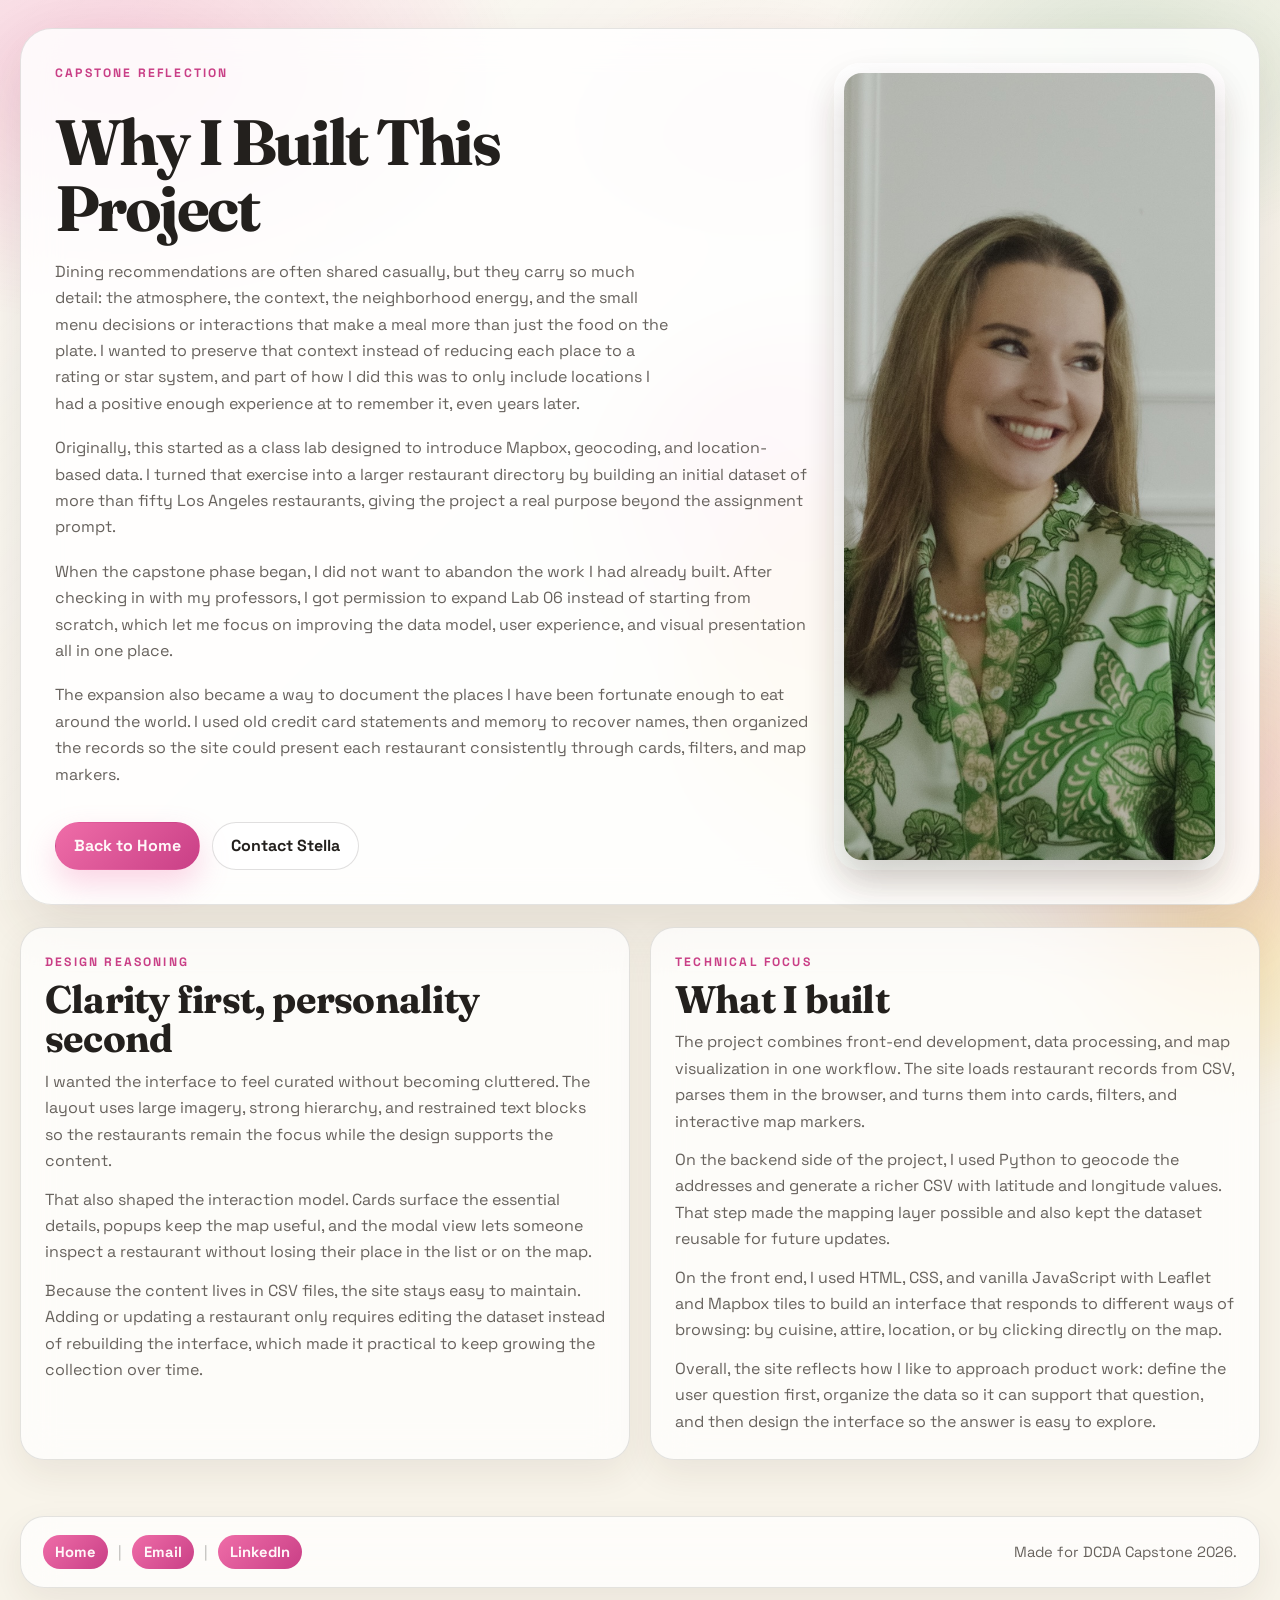
<file: capstone-story.html>
<!DOCTYPE html>
<html lang="en">
<head>
    <meta charset="UTF-8">
    <meta name="viewport" content="width=device-width, initial-scale=1.0">
    <title>An Explanation | Lenzie Who Lunches and Dinners</title>
    <meta name="description" content="The story, motivation, and design reasoning behind the Lenzie Who Lunches and Dinners capstone project.">
    <link rel="preconnect" href="https://fonts.googleapis.com">
    <link rel="preconnect" href="https://fonts.gstatic.com" crossorigin>
    <link href="https://fonts.googleapis.com/css2?family=Fraunces:opsz,wght@9..144,600;9..144,700&family=Space+Grotesk:wght@400;500;700&display=swap" rel="stylesheet">
    <link rel="stylesheet" href="css/styles.css">
    <style>
        .story-layout {
            display: grid;
            gap: 20px;
            margin-top: 22px;
        }

        .story-panel {
            border-radius: var(--radius-lg);
            padding: 24px;
        }

        .story-panel .eyebrow,
        .hero__content .eyebrow {
            display: block;
            margin-bottom: 8px;
        }

        .story-panel h2 {
            margin-bottom: 10px;
        }

        .story-panel p + p {
            margin-top: 12px;
        }

        .story-actions {
            display: flex;
            flex-wrap: wrap;
            gap: 12px;
            margin-top: 16px;
        }

        @media (min-width: 900px) {
            .story-layout {
                grid-template-columns: repeat(2, minmax(0, 1fr));
            }
        }
    </style>
</head>
<body>
    <div class="page-background" aria-hidden="true"></div>

    <main class="app-shell">
        <section class="hero panel">
            <div class="hero__content">
                <p class="eyebrow">Capstone reflection</p>
                <h1>Why I Built This Project</h1>
                <p class="hero__lede">Dining recommendations are often shared casually, but they carry so much detail: the atmosphere, the context, the neighborhood energy, and the small menu decisions or interactions that make a meal more than just the food on the plate. I wanted to preserve that context instead of reducing each place to a rating or star system, and part of how I did this was to only include locations I had a positive enough experience at to remember it, even years later.</p>
                <p>Originally, this started as a class lab designed to introduce Mapbox, geocoding, and location-based data. I turned that exercise into a larger restaurant directory by building an initial dataset of more than fifty Los Angeles restaurants, giving the project a real purpose beyond the assignment prompt.</p>
                <p>When the capstone phase began, I did not want to abandon the work I had already built. After checking in with my professors, I got permission to expand Lab 06 instead of starting from scratch, which let me focus on improving the data model, user experience, and visual presentation all in one place.</p>
                <p>The expansion also became a way to document the places I have been fortunate enough to eat around the world. I used old credit card statements and memory to recover names, then organized the records so the site could present each restaurant consistently through cards, filters, and map markers.</p>
                <div class="story-actions">
                    <a class="button button--primary" href="index.html">Back to Home</a>
                    <a class="button button--ghost" href="mailto:stella.lenzie@gmail.com">Contact Stella</a>
                </div>
            </div>
            <figure class="hero__portrait panel--soft">
                <img src="images/stellasideways.jpg" alt="Stella Lenzie portrait" class="hero__portrait-image">
            </figure>
        </section>

        <section class="story-layout" aria-label="Capstone story sections">

            <article class="panel panel--soft story-panel">
                <p class="eyebrow">Design reasoning</p>
                <h2>Clarity first, personality second</h2>
                <p>I wanted the interface to feel curated without becoming cluttered. The layout uses large imagery, strong hierarchy, and restrained text blocks so the restaurants remain the focus while the design supports the content.</p>
                <p>That also shaped the interaction model. Cards surface the essential details, popups keep the map useful, and the modal view lets someone inspect a restaurant without losing their place in the list or on the map.</p>
                <p>Because the content lives in CSV files, the site stays easy to maintain. Adding or updating a restaurant only requires editing the dataset instead of rebuilding the interface, which made it practical to keep growing the collection over time.</p>
            </article>

            <article class="panel panel--soft story-panel">
                <p class="eyebrow">Technical focus</p>
                <h2>What I built</h2>
                <p>The project combines front-end development, data processing, and map visualization in one workflow. The site loads restaurant records from CSV, parses them in the browser, and turns them into cards, filters, and interactive map markers.</p>
                <p>On the backend side of the project, I used Python to geocode the addresses and generate a richer CSV with latitude and longitude values. That step made the mapping layer possible and also kept the dataset reusable for future updates.</p>
                <p>On the front end, I used HTML, CSS, and vanilla JavaScript with Leaflet and Mapbox tiles to build an interface that responds to different ways of browsing: by cuisine, attire, location, or by clicking directly on the map.</p>
                <p>Overall, the site reflects how I like to approach product work: define the user question first, organize the data so it can support that question, and then design the interface so the answer is easy to explore.</p>
            </article>
        </section>
    </main>

    <footer class="site-footer" aria-label="Site footer">
        <div class="site-footer__inner panel panel--soft">
            <p class="site-footer__contact">
                <a href="index.html">Home</a>
                <span class="site-footer__divider" aria-hidden="true">|</span>
                <a href="mailto:stella.lenzie@gmail.com">Email</a>
                <span class="site-footer__divider" aria-hidden="true">|</span>
                <a href="https://www.linkedin.com/in/stella-lenzie" target="_blank" rel="noopener noreferrer">LinkedIn</a>
            </p>
            <p class="site-footer__copyright">Made for DCDA Capstone 2026.</p>
        </div>
    </footer>
</body>
</html>
</file>
<file: css/styles.css>
* {
	box-sizing: border-box;
}

:root {
	--bg: #f8f4ea;
	--bg-soft: rgba(255, 255, 255, 0.72);
	--panel: rgba(255, 255, 255, 0.84);
	--panel-strong: rgba(255, 255, 255, 0.96);
	--ink: #23201d;
	--muted: #67625d;
	--line: rgba(35, 32, 29, 0.12);
	--pink: #ef6da8;
	--pink-deep: #c93f86;
	--green: #5f9d67;
	--green-deep: #3f7947;
	--yellow: #f4c64d;
	--yellow-deep: #dbab24;
	--shadow: 0 24px 60px rgba(64, 42, 24, 0.12);
	--shadow-soft: 0 14px 36px rgba(64, 42, 24, 0.08);
	--radius-xl: 32px;
	--radius-lg: 24px;
	--radius-md: 18px;
}

html {
	scroll-behavior: smooth;
}

body {
	margin: 0;
	min-height: 100vh;
	color: var(--ink);
	font-family: 'Space Grotesk', sans-serif;
	background: var(--bg);
	overflow-x: hidden;
}

body.modal-open {
	overflow: hidden;
}

body::before {
	content: '';
	position: fixed;
	inset: 0;
	pointer-events: none;
	background:
		radial-gradient(46% 40% at 9% 8%, rgba(239, 109, 168, 0.3), transparent 70%),
		radial-gradient(32% 28% at 88% 7%, rgba(95, 157, 103, 0.2), transparent 74%),
		radial-gradient(44% 36% at 82% 82%, rgba(244, 198, 77, 0.3), transparent 72%),
		radial-gradient(22% 20% at 58% 14%, rgba(239, 109, 168, 0.11), transparent 76%),
		linear-gradient(135deg, rgba(255, 255, 255, 0.45), rgba(255, 255, 255, 0));
	z-index: -2;
}

.page-background {
	position: fixed;
	inset: auto -9% -14% auto;
	width: min(56vw, 720px);
	height: min(50vw, 620px);
	border-radius: 60% 40% 56% 44% / 44% 56% 42% 58%;
	background:
		radial-gradient(55% 52% at 26% 30%, rgba(244, 198, 77, 0.34), rgba(244, 198, 77, 0.08) 62%, transparent 76%),
		radial-gradient(48% 42% at 74% 62%, rgba(239, 109, 168, 0.2), rgba(239, 109, 168, 0.04) 70%, transparent 82%);
	filter: blur(20px);
	animation: blob-drift 14s ease-in-out infinite alternate;
	pointer-events: none;
	z-index: -1;
}

.page-background::before,
.page-background::after {
	content: '';
	position: absolute;
	border-radius: 52% 48% 58% 42% / 46% 54% 44% 56%;
	pointer-events: none;
}

.page-background::before {
	width: 56%;
	height: 56%;
	top: -12%;
	left: -8%;
	background: radial-gradient(circle at 35% 35%, rgba(239, 109, 168, 0.28), rgba(239, 109, 168, 0.04) 68%, transparent 80%);
	filter: blur(18px);
	animation: blob-sway 10s ease-in-out infinite;
}

.page-background::after {
	width: 46%;
	height: 46%;
	right: 4%;
	bottom: -10%;
	background: radial-gradient(circle at 60% 50%, rgba(244, 198, 77, 0.34), rgba(244, 198, 77, 0.04) 66%, transparent 80%);
	filter: blur(16px);
	animation: blob-sway 12s ease-in-out infinite reverse;
}

@keyframes blob-drift {
	0% {
		transform: translate3d(0, 0, 0) rotate(0deg) scale(1);
	}
	100% {
		transform: translate3d(-10px, -8px, 0) rotate(-4deg) scale(1.05);
	}
}

@keyframes blob-sway {
	0%,
	100% {
		transform: translate3d(0, 0, 0) rotate(0deg);
	}
	50% {
		transform: translate3d(6px, -8px, 0) rotate(6deg);
	}
}

@media (prefers-reduced-motion: reduce) {
	.page-background,
	.page-background::before,
	.page-background::after {
		animation: none;
	}
}

.app-shell {
	width: min(1240px, calc(100% - 32px));
	margin: 0 auto;
	padding: 28px 0 56px;
}

.panel {
	border: 1px solid var(--line);
	background: var(--panel);
	box-shadow: var(--shadow);
	backdrop-filter: blur(18px);
}

.panel--soft {
	background: var(--bg-soft);
	box-shadow: var(--shadow-soft);
}

.hero {
	display: grid;
	grid-template-columns: minmax(0, 1.45fr) minmax(280px, 0.75fr);
	gap: 24px;
	align-items: stretch;
	padding: 34px;
	border-radius: var(--radius-xl);
}

.hero__content {
	display: grid;
	gap: 18px;
	align-content: start;
}

.hero__portrait {
	margin: 0;
	padding: 10px;
	border-radius: calc(var(--radius-xl) - 6px);
	background:
		linear-gradient(180deg, rgba(255, 255, 255, 0.92), rgba(255, 255, 255, 0.74)),
		radial-gradient(circle at top right, rgba(239, 109, 168, 0.2), transparent 50%),
		radial-gradient(circle at bottom left, rgba(95, 157, 103, 0.18), transparent 55%);
	min-height: 100%;
	display: flex;
	align-items: stretch;
}

.hero__portrait-image {
	width: 100%;
	height: 100%;
	min-height: 280px;
	border-radius: calc(var(--radius-xl) - 14px);
	object-fit: cover;
	object-position: center top;
	box-shadow: 0 18px 36px rgba(43, 31, 21, 0.2);
	display: block;
}

.eyebrow {
	margin: 0;
	text-transform: uppercase;
	letter-spacing: 0.18em;
	font-size: 0.76rem;
	font-weight: 700;
	color: var(--pink-deep);
}

h1,
h2,
h3 {
	margin: 0;
	font-family: 'Fraunces', serif;
	font-weight: 700;
	line-height: 1.03;
}

h1 {
	font-size: clamp(2.5rem, 5vw, 5.2rem);
	letter-spacing: -0.04em;
	max-width: 12ch;
}

h2 {
	font-size: clamp(1.6rem, 3vw, 2.6rem);
	letter-spacing: -0.02em;
}

h3 {
	font-size: 1.5rem;
}

p {
	margin: 0;
	color: var(--muted);
	line-height: 1.65;
}

.hero__lede,
.section-copy {
	max-width: 62ch;
}

.hero__actions {
	display: flex;
	flex-wrap: wrap;
	gap: 12px;
	margin-top: 8px;
}

.button {
	display: inline-flex;
	align-items: center;
	justify-content: center;
	min-height: 48px;
	padding: 0 18px;
	border-radius: 999px;
	border: 1px solid transparent;
	font: inherit;
	font-weight: 700;
	text-decoration: none;
	transition: transform 180ms ease, box-shadow 180ms ease, background-color 180ms ease, border-color 180ms ease;
}

.button:hover {
	transform: translateY(-1px);
}

.button--primary {
	color: #fff8f9;
	background: linear-gradient(135deg, var(--pink), var(--pink-deep));
	box-shadow: 0 14px 30px rgba(239, 109, 168, 0.28);
}

.button--secondary {
	color: var(--ink);
	background: linear-gradient(135deg, rgba(95, 157, 103, 0.18), rgba(244, 198, 77, 0.2));
	border-color: rgba(63, 121, 71, 0.18);
}

.button--ghost {
	color: var(--ink);
	background: rgba(255, 255, 255, 0.72);
	border-color: rgba(35, 32, 29, 0.14);
}

.button--disabled {
	pointer-events: none;
	opacity: 0.55;
}

.hero__stats {
	display: grid;
	gap: 16px;
	align-content: center;
	padding: 28px;
	border-radius: calc(var(--radius-xl) - 8px);
	background:
		linear-gradient(180deg, rgba(255, 255, 255, 0.9), rgba(255, 255, 255, 0.74)),
		radial-gradient(circle at top right, rgba(244, 198, 77, 0.22), transparent 45%),
		radial-gradient(circle at bottom left, rgba(95, 157, 103, 0.18), transparent 50%);
}

.hero__stats strong {
	display: block;
	margin-top: 6px;
	font-family: 'Fraunces', serif;
	font-size: clamp(2rem, 4vw, 3.5rem);
	line-height: 1;
}

.stat__label {
	display: block;
	text-transform: uppercase;
	letter-spacing: 0.14em;
	font-size: 0.7rem;
	font-weight: 700;
	color: var(--green-deep);
}

.filters,
.map-panel {
	margin-top: 22px;
	padding: 26px;
	border-radius: var(--radius-lg);
}

.landing-story {
	margin-top: 22px;
	padding: 26px;
	border-radius: var(--radius-lg);
}

.landing-story__body {
	display: grid;
	gap: 16px;
}

.landing-story__actions {
	display: flex;
	flex-wrap: wrap;
	gap: 12px;
}

.section-heading {
	display: flex;
	justify-content: space-between;
	gap: 20px;
	align-items: end;
	margin-bottom: 18px;
}

.section-heading > div {
	display: grid;
	gap: 8px;
}

.filter-grid {
	display: grid;
	grid-template-columns: repeat(4, minmax(0, 1fr));
	gap: 16px;
}

.field {
	display: grid;
	gap: 8px;
}

.field span {
	font-size: 0.82rem;
	font-weight: 700;
	letter-spacing: 0.08em;
	text-transform: uppercase;
	color: var(--pink-deep);
}

.field select {
	width: 100%;
	min-height: 52px;
	padding: 0 16px;
	border-radius: 16px;
	border: 1px solid rgba(35, 32, 29, 0.12);
	background: rgba(255, 255, 255, 0.9);
	color: var(--ink);
	font: inherit;
	appearance: none;
	box-shadow: inset 0 1px 0 rgba(255, 255, 255, 0.65);
}

.field select option:disabled {
	color: rgba(103, 98, 93, 0.65);
}

.field select:focus,
.button:focus-visible {
	outline: 3px solid rgba(239, 109, 168, 0.35);
	outline-offset: 2px;
}

.field--actions {
	align-content: end;
}

.map-frame {
	height: min(72vh, 720px);
	border-radius: 24px;
	overflow: hidden;
	border: 1px solid rgba(35, 32, 29, 0.12);
	background: linear-gradient(135deg, rgba(239, 109, 168, 0.08), rgba(95, 157, 103, 0.08), rgba(244, 198, 77, 0.08));
}

.map-frame iframe {
	display: block;
	width: 100%;
	height: 100%;
	border: 0;
}

#restaurant-map {
	width: 100%;
	height: 100%;
	min-height: 420px;
}

.map-popup .leaflet-popup-content-wrapper {
	border-radius: 16px;
	padding: 0;
	background: rgba(255, 255, 255, 0.97);
	box-shadow: 0 16px 34px rgba(35, 32, 29, 0.2);
}

.map-popup .leaflet-popup-content {
	margin: 0;
	width: 290px !important;
}

.map-popup .leaflet-popup-close-button {
	display: inline-flex;
	align-items: center;
	justify-content: center;
	width: 28px;
	height: 28px;
	top: 8px;
	right: 8px;
	padding: 0;
	border-radius: 999px;
	background: rgba(255, 255, 255, 0.96);
	color: var(--ink);
	font-size: 20px;
	line-height: 1;
	box-shadow: 0 6px 14px rgba(35, 32, 29, 0.16);
	opacity: 1 !important;
	visibility: visible;
}

.map-popup .leaflet-popup-close-button:hover,
.map-popup .leaflet-popup-close-button:focus-visible {
	background: #fff;
	color: var(--pink-deep);
}

.map-popup-card {
	display: grid;
	gap: 0;
}

.map-popup__image {
	width: 100%;
	height: 150px;
	object-fit: cover;
	display: block;
}

.map-popup-card__body {
	display: grid;
	gap: 8px;
	padding: 12px;
}

.map-popup-card__location {
	font-size: 0.78rem;
	font-weight: 700;
	letter-spacing: 0.08em;
	text-transform: uppercase;
	color: var(--green-deep);
}

.map-popup-card__title {
	font-family: 'Fraunces', serif;
	font-size: 1.22rem;
	line-height: 1.15;
	color: var(--ink);
}

.map-popup-card__meta,
.map-popup-card__address,
.map-popup-card__description {
	font-size: 0.86rem;
	line-height: 1.45;
	color: var(--muted);
}

.map-popup-card__description {
	max-height: 5.6em;
	overflow: auto;
}

.map-popup__button {
	display: inline-flex;
	align-items: center;
	justify-content: center;
	min-height: 36px;
	padding: 0 12px;
	border-radius: 999px;
	background: linear-gradient(135deg, var(--pink), var(--pink-deep));
	color: #fff8f9;
	font-size: 0.82rem;
	font-weight: 700;
	text-decoration: none;
	margin-top: 4px;
}

.map-popup-card .map-popup__button,
.map-popup-card .map-popup__button:visited {
	color: #fff8f9;
}

.map-popup__button--disabled {
	background: rgba(103, 98, 93, 0.2);
	color: rgba(35, 32, 29, 0.55);
}

.gallery-panel {
	margin-top: 22px;
}

.gallery-panel--compact .section-heading {
	margin-bottom: 12px;
}

.gallery-panel--compact .section-copy {
	max-width: 42ch;
}

.gallery-panel--compact .section-heading,
.gallery-panel--compact .restaurant-grid {
	padding-left: 26px;
	padding-right: 26px;
}

.gallery-panel--compact .section-heading {
	padding-top: 26px;
}

.gallery-panel--compact .restaurant-grid {
	padding-bottom: 26px;
}

.restaurant-grid {
	display: grid;
	grid-template-columns: repeat(3, minmax(0, 1fr));
	gap: 20px;
}

.restaurant-card {
	display: grid;
	grid-template-rows: auto 1fr;
	overflow: hidden;
	border-radius: var(--radius-lg);
	will-change: transform, box-shadow;
	transition:
		transform 340ms cubic-bezier(0.22, 1, 0.36, 1),
		box-shadow 380ms cubic-bezier(0.22, 1, 0.36, 1);
	cursor: pointer;
}

.restaurant-card:hover,
.restaurant-card:focus-visible {
	transform: translateY(-4px);
	box-shadow:
		0 18px 34px rgba(35, 32, 29, 0.16),
		0 6px 14px rgba(35, 32, 29, 0.09);
}

.restaurant-card__image-wrap {
	aspect-ratio: 16 / 10;
	background: linear-gradient(135deg, rgba(239, 109, 168, 0.16), rgba(95, 157, 103, 0.16), rgba(244, 198, 77, 0.18));
}

.restaurant-card__image {
	width: 100%;
	height: 100%;
	object-fit: cover;
	display: block;
}

.restaurant-card__body {
	display: grid;
	gap: 12px;
	padding: 18px;
}

.restaurant-card__topline {
	display: flex;
	justify-content: space-between;
	gap: 12px;
	align-items: start;
}

.restaurant-card__location {
	font-size: 0.9rem;
	color: var(--green-deep);
	font-weight: 700;
}

.pill {
	display: inline-flex;
	align-items: center;
	justify-content: center;
	min-height: 30px;
	padding: 0 12px;
	border-radius: 999px;
	background: rgba(244, 198, 77, 0.28);
	color: #674f00;
	font-size: 0.8rem;
	font-weight: 700;
	white-space: nowrap;
}

.restaurant-card__title {
	font-size: 1.6rem;
}

.restaurant-card__meta {
	font-size: 0.93rem;
}

.restaurant-card__description {
	display: -webkit-box;
	line-clamp: 5;
	-webkit-line-clamp: 5;
	-webkit-box-orient: vertical;
	overflow: hidden;
}

.restaurant-card__footer {
	display: flex;
	align-items: end;
	margin-top: auto;
	padding-top: 4px;
}

.restaurant-card__link {
	box-shadow: none;
}

.restaurant-modal {
	position: fixed;
	inset: 0;
	z-index: 1400;
	display: none;
	align-items: center;
	justify-content: center;
	padding: 24px;
}

.restaurant-modal[aria-hidden='false'] {
	display: flex;
}

.restaurant-modal__backdrop {
	position: absolute;
	inset: 0;
	background: rgba(20, 16, 12, 0.48);
	backdrop-filter: blur(2px);
}

.restaurant-modal__dialog {
	position: relative;
	width: min(720px, calc(100vw - 28px));
	max-height: min(88vh, 860px);
	overflow: auto;
	border-radius: 26px;
	background: rgba(255, 255, 255, 0.97);
	z-index: 1;
}

.restaurant-modal__close {
	position: absolute;
	top: 12px;
	right: 12px;
	width: 40px;
	height: 40px;
	border-radius: 50%;
	border: 0;
	font-size: 1.7rem;
	line-height: 1;
	cursor: pointer;
	color: var(--ink);
	background: rgba(255, 255, 255, 0.84);
	box-shadow: 0 8px 16px rgba(35, 32, 29, 0.2);
}

.restaurant-modal__close:hover {
	background: #fff;
}

.restaurant-modal__content {
	display: grid;
	gap: 0;
}

.restaurant-modal__image {
	width: 100%;
	height: min(42vh, 340px);
	object-fit: cover;
	display: block;
	border-radius: 26px 26px 0 0;
}

.restaurant-modal__body {
	display: grid;
	gap: 10px;
	padding: 20px;
}

.restaurant-modal__meta,
.restaurant-modal__address,
.restaurant-modal__description {
	font-size: 0.98rem;
	line-height: 1.6;
}

.restaurant-modal__actions {
	margin-top: 4px;
	display: flex;
	gap: 10px;
	flex-wrap: wrap;
}

.empty-state {
	grid-column: 1 / -1;
	padding: 28px;
	border-radius: var(--radius-lg);
	text-align: center;
}

.empty-state p {
	margin-top: 8px;
}

code {
	padding: 0.15em 0.35em;
	border-radius: 0.35em;
	background: rgba(35, 32, 29, 0.08);
	font-family: inherit;
}

.site-footer {
	width: min(1240px, calc(100% - 32px));
	margin: 0 auto 40px;
}

.site-header {
	width: min(1240px, calc(100% - 32px));
	margin: 16px auto 0;
}

.site-header__inner,
.site-footer__inner {
	display: flex;
	justify-content: space-between;
	align-items: center;
	gap: 16px;
	padding: 18px 22px;
	border-radius: var(--radius-lg);
}

.site-header__contact,
.site-header__copyright,
.site-footer__contact,
.site-footer__copyright {
	font-size: 0.92rem;
	line-height: 1.5;
	color: var(--muted);
}

.site-header__contact,
.site-footer__contact {
	display: flex;
	align-items: center;
	gap: 10px;
	flex-wrap: wrap;
}

.site-header__contact a,
.site-footer__contact a {
	display: inline-flex;
	align-items: center;
	justify-content: center;
	min-height: 34px;
	padding: 0 12px;
	border-radius: 999px;
	color: #fff8f9;
	background: linear-gradient(135deg, var(--pink), var(--pink-deep));
	font-weight: 700;
	text-decoration: none;
	text-decoration-thickness: 1px;
	text-underline-offset: 2px;
	transition: transform 180ms ease, box-shadow 180ms ease, background-color 180ms ease, border-color 180ms ease;
}

.site-header__contact a:hover,
.site-header__contact a:focus-visible,
.site-footer__contact a:hover,
.site-footer__contact a:focus-visible {
	color: #fff8f9;
	transform: translateY(-1px);
}

.site-header__divider,
.site-footer__divider {
	color: rgba(35, 32, 29, 0.3);
}

.site-footer__inner {
	flex-wrap: wrap;
}

.back-to-top {
	position: fixed;
	right: 20px;
	bottom: 20px;
	z-index: 1200;
	display: inline-flex;
	align-items: center;
	justify-content: center;
	min-height: 44px;
	padding: 0 14px;
	border-radius: 999px;
	border: 1px solid rgba(201, 63, 134, 0.25);
	background: linear-gradient(135deg, var(--pink), var(--pink-deep));
	color: #fff8f9;
	font: inherit;
	font-weight: 700;
	cursor: pointer;
	opacity: 0;
	pointer-events: none;
	transform: translateY(12px);
	transition: opacity 200ms ease, transform 200ms ease;
}

.back-to-top.is-visible {
	opacity: 1;
	pointer-events: auto;
	transform: translateY(0);
}

.back-to-top:hover {
	transform: translateY(-1px);
}

.back-to-top:focus-visible {
	outline: 3px solid rgba(239, 109, 168, 0.35);
	outline-offset: 2px;
}

@media (max-width: 1080px) {
	.hero,
	.section-heading {
		grid-template-columns: 1fr;
		align-items: start;
	}

	.hero__portrait {
		max-width: 520px;
	}

	.section-heading {
		display: flex;
		flex-direction: column;
		align-items: flex-start;
	}

	.site-header {
		width: min(100% - 20px, 1240px);
	}

	.filter-grid,
	.restaurant-grid {
		grid-template-columns: repeat(2, minmax(0, 1fr));
	}

	.site-footer__inner {
		flex-direction: column;
		align-items: flex-start;
	}
}

@media (max-width: 720px) {
	.app-shell {
		width: min(100% - 20px, 1240px);
		padding-top: 14px;
		padding-bottom: 24px;
	}

	.site-header {
		width: min(100% - 20px, 1240px);
		margin-top: 10px;
	}

	.site-header__inner,
	.site-footer__inner {
		padding: 16px 18px;
	}

	.hero,
	.filters,
	.map-panel {
		padding: 20px;
		border-radius: 24px;
	}

	.hero__portrait-image {
		min-height: 220px;
	}

	.filter-grid,
	.restaurant-grid {
		grid-template-columns: 1fr;
	}

	.map-frame {
		height: 62vh;
	}

	.page-background {
		inset: auto -18% -24% auto;
		width: 88vw;
		height: 76vw;
	}

	.hero__actions {
		flex-direction: column;
	}

	.restaurant-modal {
		padding: 12px;
	}

	.restaurant-modal__image {
		height: min(32vh, 260px);
	}

	.site-footer {
		width: min(100% - 20px, 1240px);
		margin-bottom: 24px;
	}

	.back-to-top {
		right: 12px;
		bottom: 12px;
	}

	.button {
		width: 100%;
	}
}
</file>
